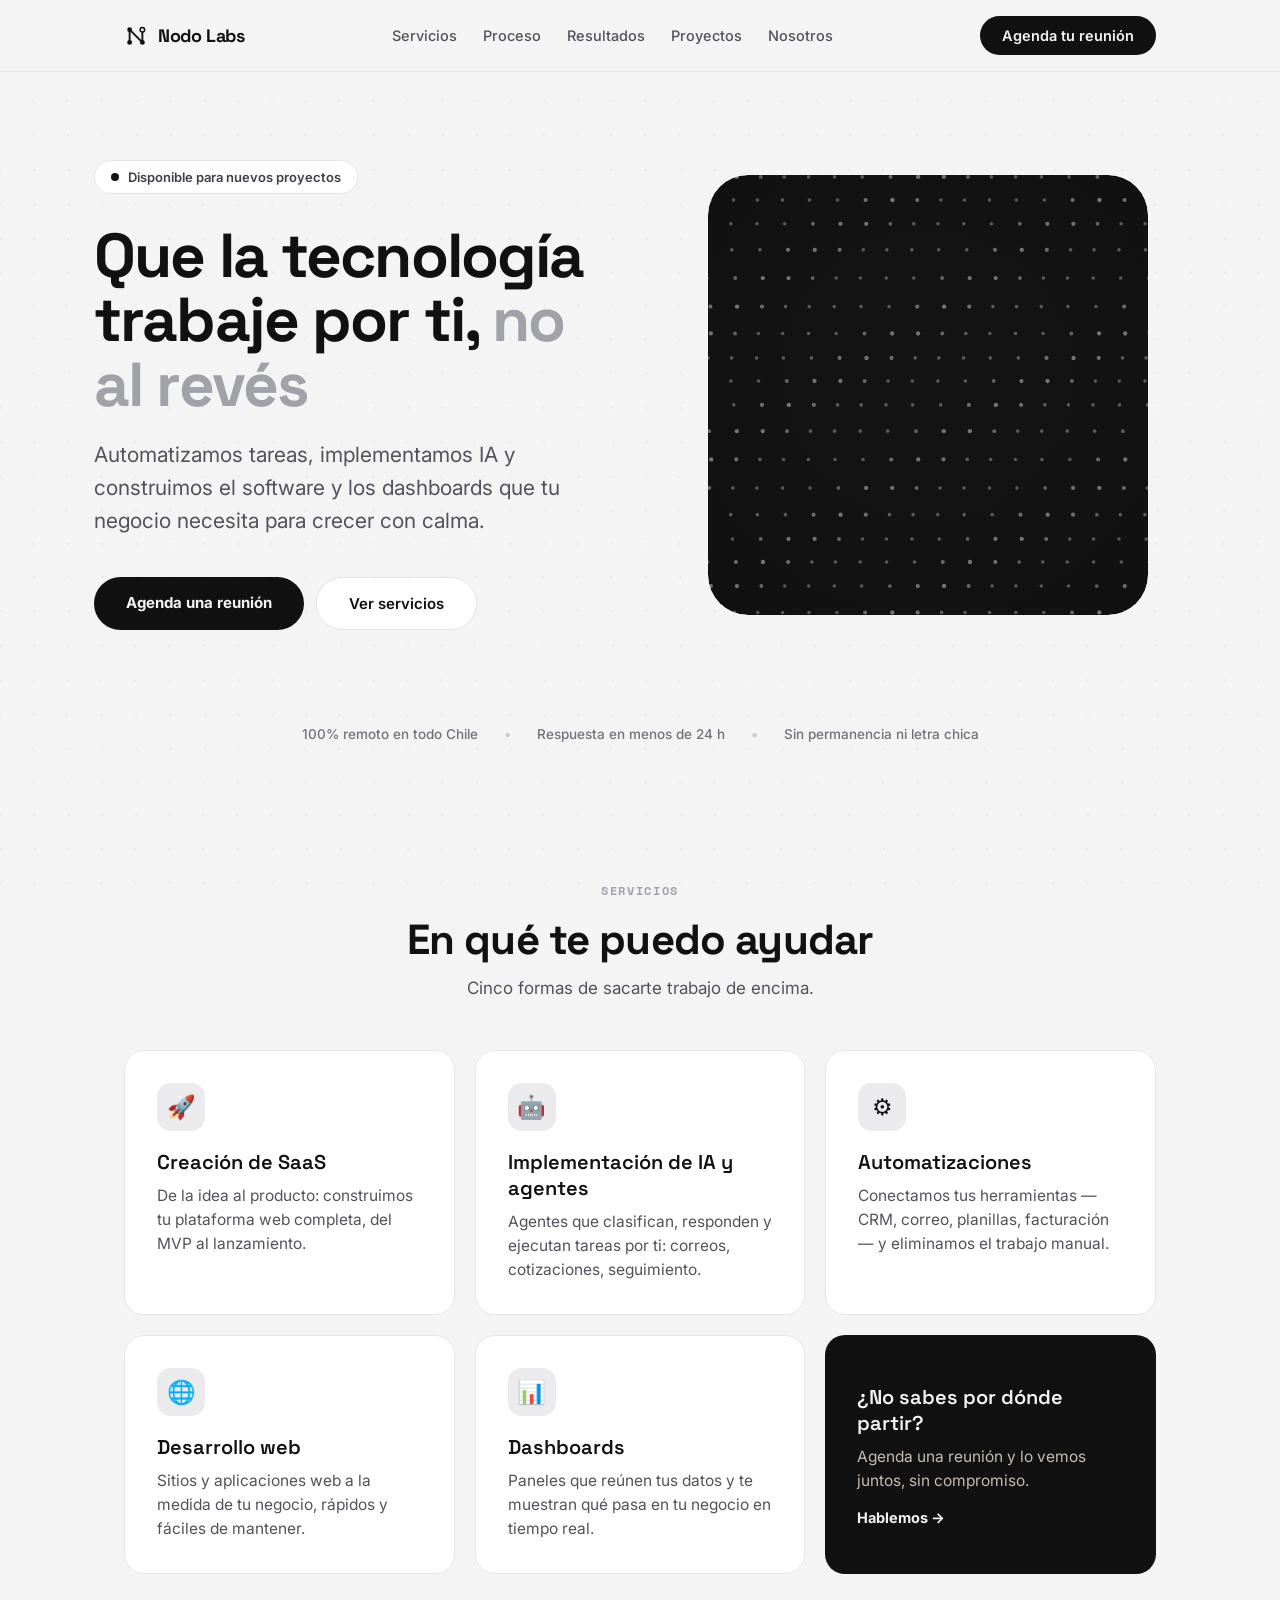
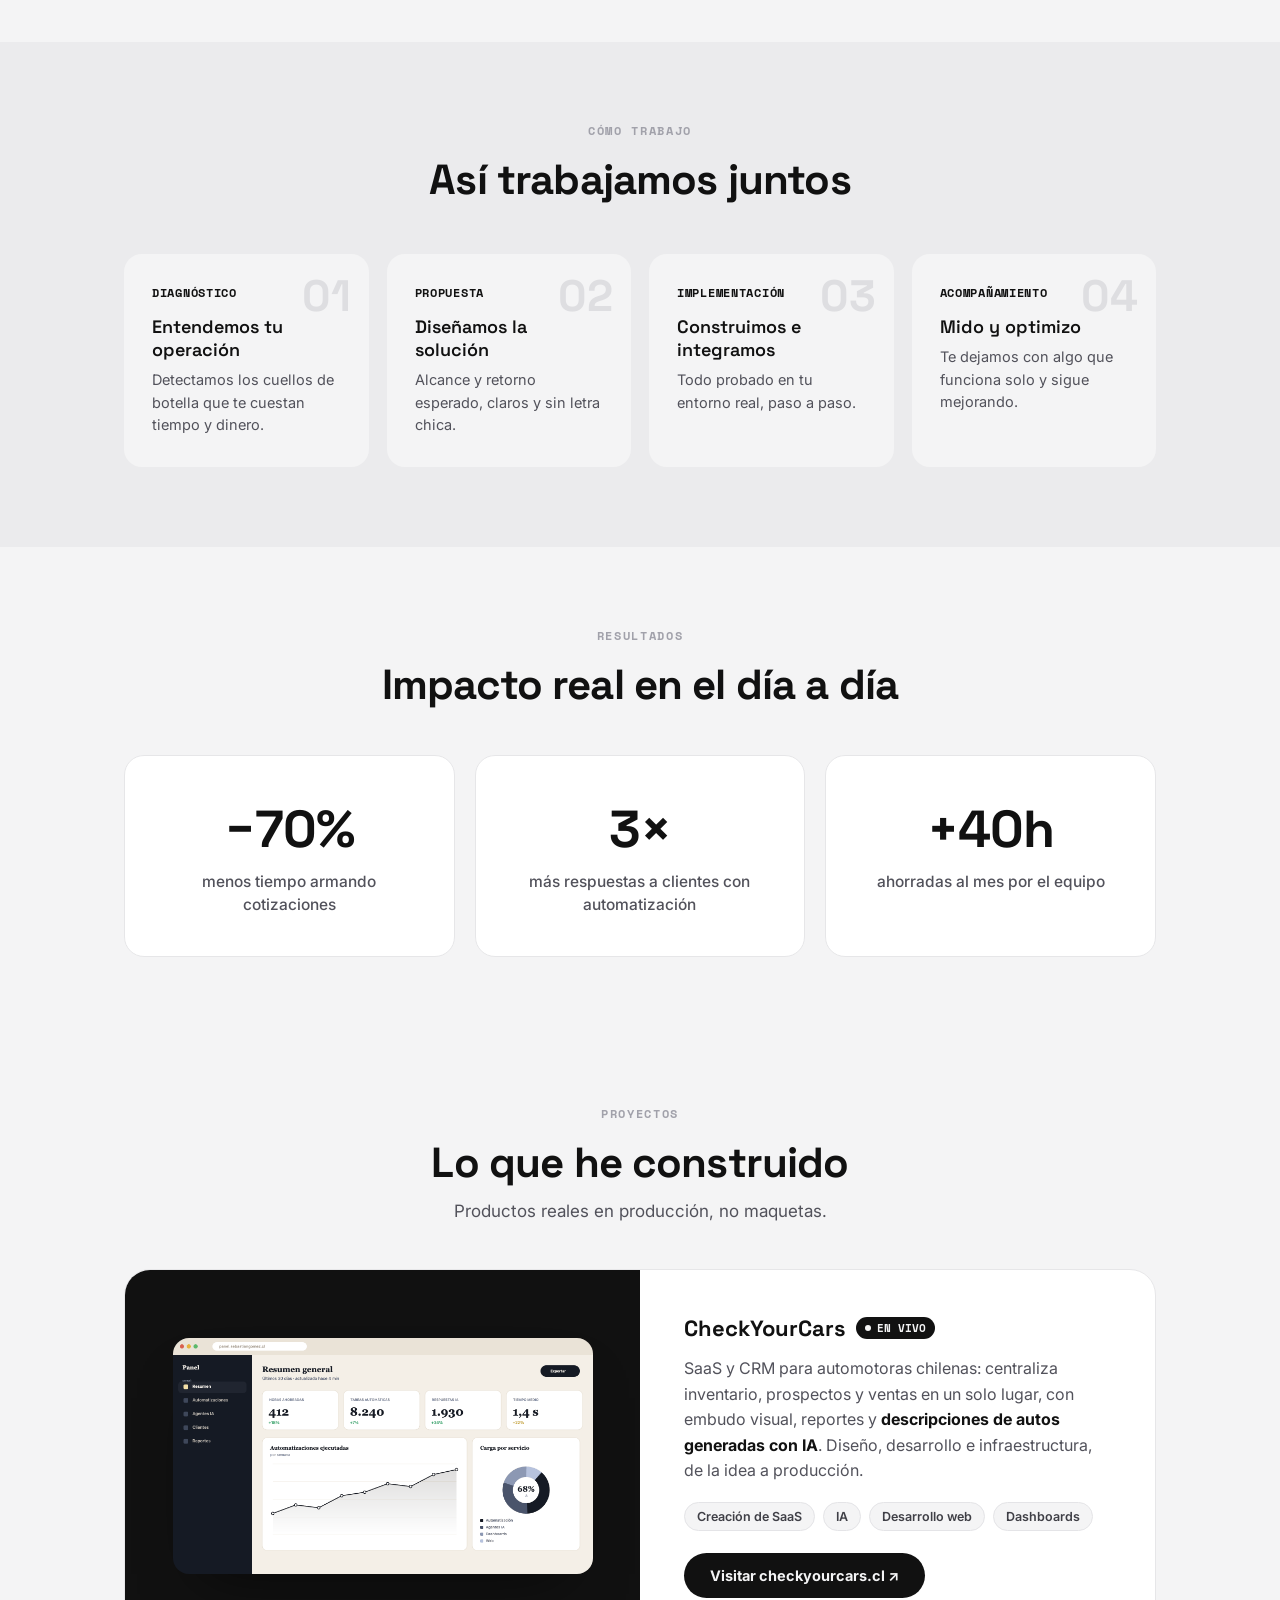
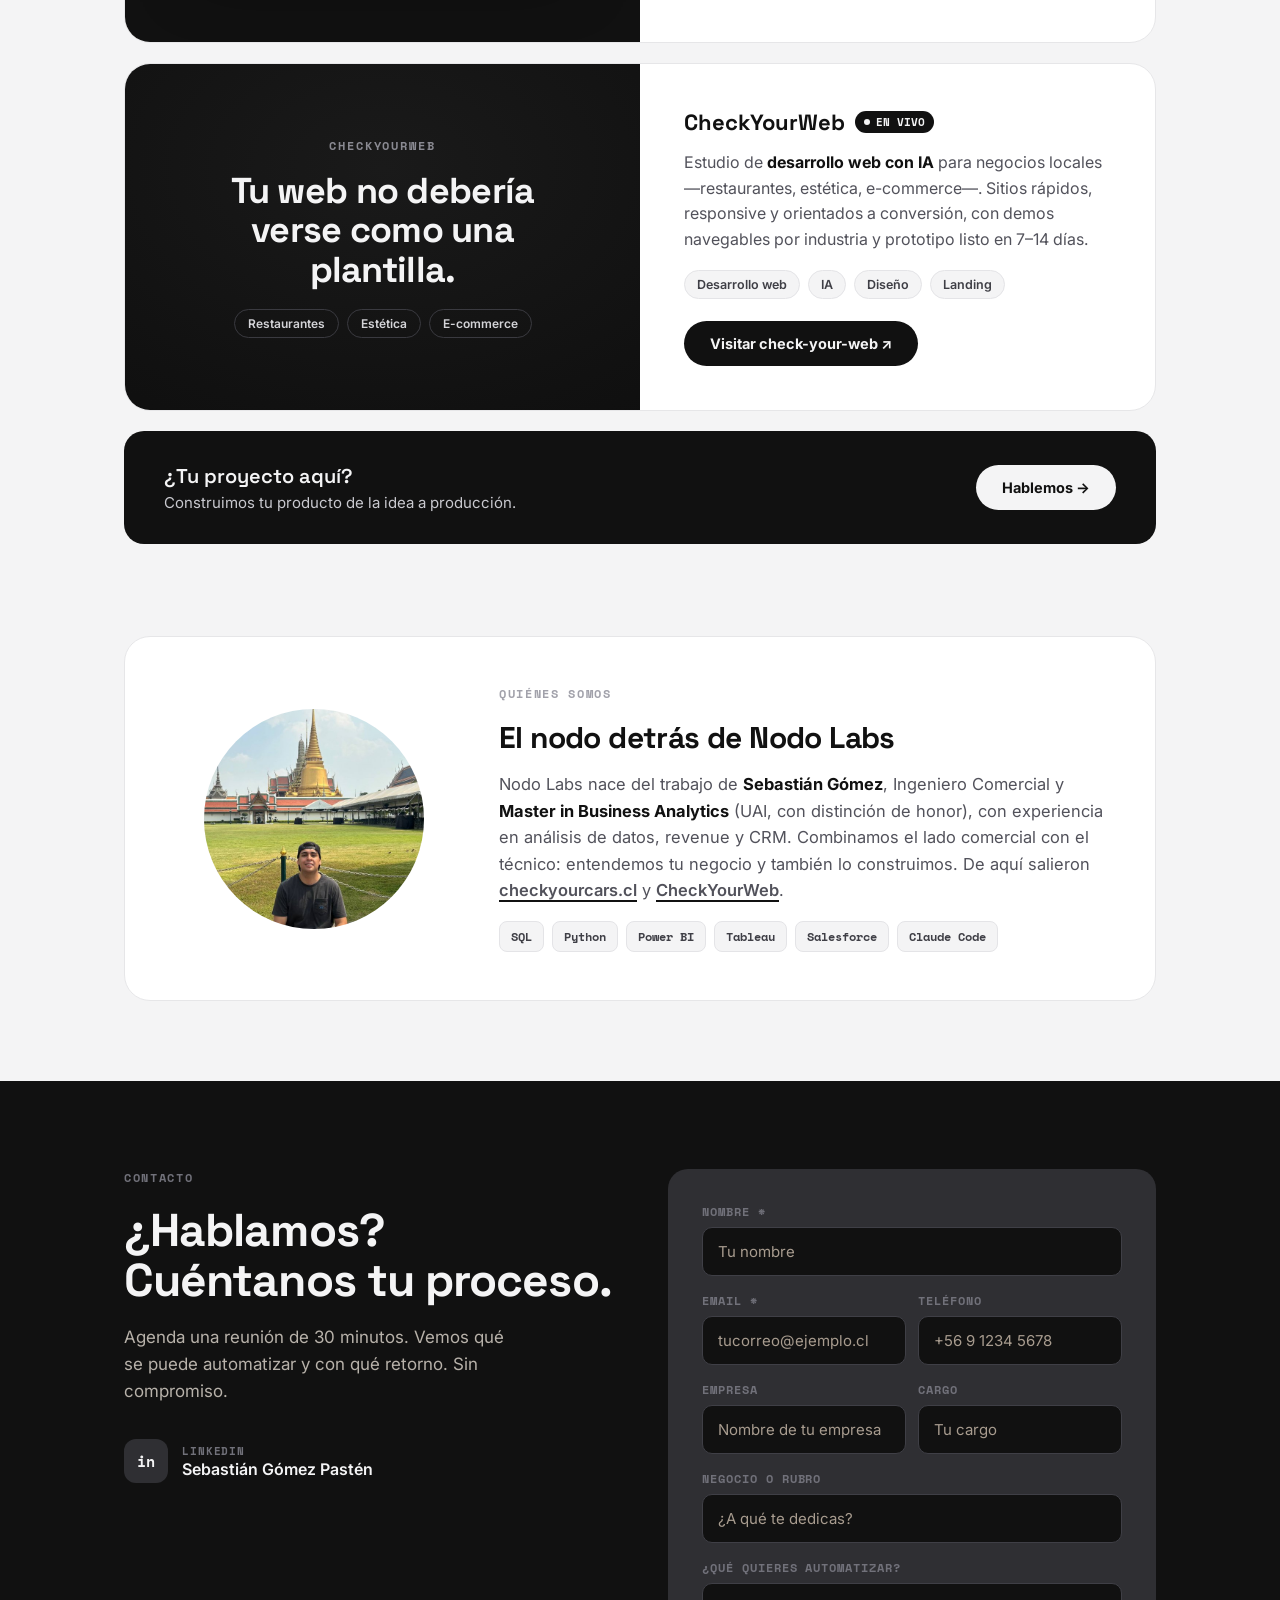
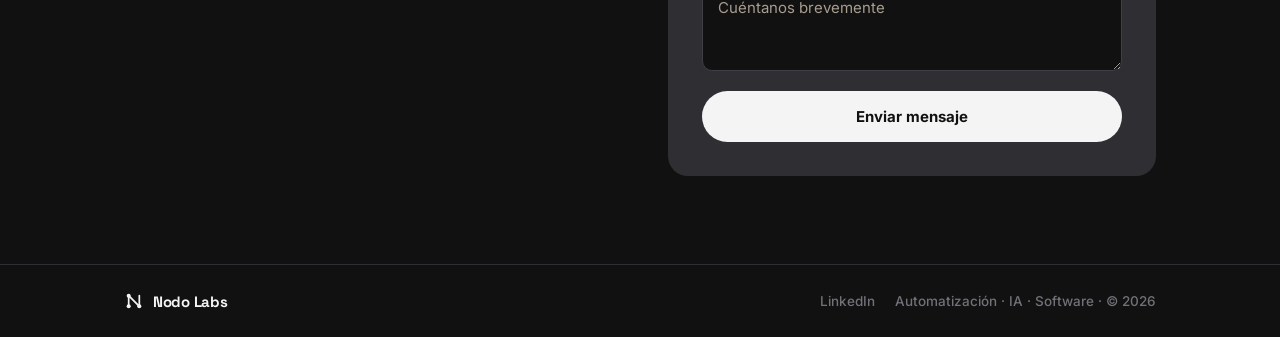
<file: index.html>
<!DOCTYPE html>
<html lang="es">
<head>
  <meta charset="utf-8">
  <meta name="viewport" content="width=device-width, initial-scale=1">
  <title>Nodo Labs — Automatización e inteligencia de datos para PYMEs</title>
  <meta name="description" content="Nodo Labs automatiza procesos, integra datos y construye software, dashboards e IA para PYMEs. 100% remoto en Chile.">
  <meta name="author" content="Nodo Labs">
  <meta name="theme-color" content="#111111">
  <link rel="canonical" href="https://sebastian-gomez-sigma.vercel.app/">
  <link rel="icon" href="data:image/svg+xml,%3Csvg xmlns='http://www.w3.org/2000/svg' viewBox='0 0 64 64'%3E%3Crect width='64' height='64' rx='14' fill='%23111111'/%3E%3Cg stroke='%23f4f4f5' stroke-width='7' stroke-linecap='round' fill='none'%3E%3Cpath d='M19 46V19'/%3E%3Cpath d='M19 19l26 26'/%3E%3Cpath d='M45 46V19'/%3E%3C/g%3E%3C/svg%3E">
  <!-- Open Graph -->
  <meta property="og:type" content="website">
  <meta property="og:locale" content="es_CL">
  <meta property="og:url" content="https://sebastian-gomez-sigma.vercel.app/">
  <meta property="og:site_name" content="Nodo Labs">
  <meta property="og:title" content="Nodo Labs — Automatización e inteligencia de datos para PYMEs">
  <meta property="og:description" content="Automatizamos procesos, integramos datos y construimos software, dashboards e IA para que tu negocio crezca con calma. 100% remoto en Chile.">
  <meta property="og:image" content="https://sebastian-gomez-sigma.vercel.app/og-image.jpg">
  <meta property="og:image:alt" content="Nodo Labs">
  <!-- Twitter -->
  <meta name="twitter:card" content="summary_large_image">
  <meta name="twitter:title" content="Nodo Labs — Automatización e inteligencia de datos para PYMEs">
  <meta name="twitter:description" content="Automatizamos procesos, integramos datos y construimos software, dashboards e IA para que tu negocio crezca con calma.">
  <meta name="twitter:image" content="https://sebastian-gomez-sigma.vercel.app/og-image.jpg">
  <link rel="preconnect" href="https://fonts.googleapis.com">
  <link rel="preconnect" href="https://fonts.gstatic.com" crossorigin>
  <link href="https://fonts.googleapis.com/css2?family=Space+Grotesk:wght@400;500;600;700&family=Inter:wght@400;500;600;700&family=Space+Mono:wght@400;700&display=swap" rel="stylesheet">
<style>
  *{box-sizing:border-box}
  html{scroll-behavior:smooth}
  body{margin:0;--brand:#111111;background:#f4f4f5;color:#111111;font-family:'Inter',system-ui,sans-serif;-webkit-font-smoothing:antialiased}
  a{color:inherit;text-decoration:none}
  input,textarea{font-family:inherit}
  input:focus,textarea:focus{outline:none;border-color:#71717a !important}
  ::placeholder{color:#a89c8f}
  @keyframes riseIn{from{opacity:0;transform:translateY(20px)}to{opacity:1;transform:none}}
  @keyframes pulseDot{0%,100%{box-shadow:0 0 0 0 rgba(17,17,17,.45)}70%{box-shadow:0 0 0 7px rgba(17,17,17,0)}}
</style>
</head>
<body>
<canvas id="bg-dots" style="position:fixed;inset:0;width:100%;height:100%;z-index:0;pointer-events:none"></canvas>
<div style="position:relative;z-index:1;width:100%;overflow-x:hidden">

  <!-- ===== NAV ===== -->
  <div style="position:sticky;top:0;z-index:50;background:rgba(244,244,245,.82);backdrop-filter:blur(12px);border-bottom:1px solid #e6e6e8">
    <div style="max-width:1120px;margin:0 auto;padding:16px clamp(20px,4vw,44px);display:flex;align-items:center;justify-content:space-between;gap:20px;flex-wrap:wrap">
      <a href="#top" style="font:700 18px 'Space Grotesk',sans-serif;letter-spacing:-.02em;display:flex;align-items:center;gap:10px"><svg width="24" height="24" viewBox="0 0 64 64" aria-hidden="true" style="flex:none"><g stroke="var(--brand)" stroke-width="5" stroke-linecap="round" fill="none"><path d="M15 49V15"/><path d="M15 15l34 34"/><path d="M49 49V15"/></g><circle cx="15" cy="49" r="6.5" fill="var(--brand)"/><circle cx="15" cy="15" r="6.5" fill="var(--brand)"/><circle cx="49" cy="49" r="6.5" fill="var(--brand)"/><circle cx="49" cy="15" r="6" fill="#f4f4f5" stroke="var(--brand)" stroke-width="4"/></svg>Nodo Labs</a>
      <div style="display:flex;gap:26px;align-items:center;font:500 14.5px 'Inter',sans-serif;color:#52525b;flex-wrap:wrap">
        <a href="#servicios" data-navlink="servicios" style="transition:color .2s" style-hover="color:#111111">Servicios</a>
        <a href="#proceso" data-navlink="proceso" style="transition:color .2s" style-hover="color:#111111">Proceso</a>
        <a href="#resultados" data-navlink="resultados" style="transition:color .2s" style-hover="color:#111111">Resultados</a>
        <a href="#proyectos" data-navlink="proyectos" style="transition:color .2s" style-hover="color:#111111">Proyectos</a>
        <a href="#sobre-mi" data-navlink="sobre-mi" style="transition:color .2s" style-hover="color:#111111">Nosotros</a>
      </div>
      <a href="#contacto" style="padding:11px 22px;background:var(--brand);color:#f4f4f5;border-radius:100px;font:600 14.5px 'Inter',sans-serif;transition:opacity .2s" style-hover="opacity:.85">Agenda tu reunión</a>
    </div>
  </div>

  <!-- ===== HERO ===== -->
  <div id="top" style="max-width:1180px;margin:0 auto;padding:clamp(44px,7vw,88px) clamp(20px,4vw,44px) clamp(32px,5vw,52px);display:grid;grid-template-columns:repeat(auto-fit,minmax(320px,1fr));gap:clamp(36px,5vw,60px);align-items:center">
    <div style="display:flex;flex-direction:column;align-items:flex-start;text-align:left">
      <div style="display:inline-flex;align-items:center;gap:9px;padding:8px 16px;background:#fff;border:1px solid #e4e4e7;color:#3f3f46;border-radius:100px;font:600 13px 'Inter',sans-serif;margin-bottom:clamp(22px,3vw,30px);animation:riseIn .6s both" id="hero-badge"><span style="width:8px;height:8px;border-radius:50%;background:#111111;display:inline-block;animation:pulseDot 2.4s infinite"></span>Disponible para nuevos proyectos</div>
      <h1 style="font:700 clamp(38px,6vw,62px)/1.04 'Space Grotesk',sans-serif;letter-spacing:-.03em;margin:0 0 22px;max-width:15ch;animation:riseIn .7s .06s both">Que la tecnología trabaje por ti, <span style="color:#a1a1aa">no al revés</span></h1>
      <p style="font:400 clamp(17px,2.2vw,21px)/1.55 'Inter',sans-serif;color:#52525b;max-width:520px;margin:0 0 clamp(28px,4vw,40px);animation:riseIn .7s .14s both">Automatizamos tareas, implementamos IA y construimos el software y los dashboards que tu negocio necesita para crecer con calma.</p>
      <div style="display:flex;gap:12px;flex-wrap:wrap;animation:riseIn .7s .22s both">
        <a href="#contacto" style="padding:16px 32px;background:var(--brand);color:#f4f4f5;border-radius:100px;font:700 15px 'Inter',sans-serif;transition:opacity .2s" style-hover="opacity:.85">Agenda una reunión</a>
        <a href="#servicios" style="padding:16px 32px;background:#fff;border:1px solid #e4e4e7;border-radius:100px;font:600 15px 'Inter',sans-serif;transition:border-color .2s" style-hover="border-color:#111111">Ver servicios</a>
      </div>
    </div>
    <div style="justify-self:center;width:100%;max-width:440px;animation:riseIn .8s .3s both">
      <div id="dotgrid-panel" style="position:relative;aspect-ratio:1;border-radius:40px;overflow:hidden;background:radial-gradient(120% 120% at 50% 45%,#141414 0%,#111111 55%,#0d0d0d 100%);cursor:crosshair;-webkit-mask-image:radial-gradient(135% 135% at 50% 50%,#000 55%,rgba(0,0,0,.45) 82%,transparent 100%);mask-image:radial-gradient(135% 135% at 50% 50%,#000 55%,rgba(0,0,0,.45) 82%,transparent 100%)">
        <canvas id="dotgrid" style="position:absolute;inset:0;width:100%;height:100%;display:block"></canvas>
      </div>
    </div>
  </div>

  <!-- ===== TRUST STRIP ===== -->
  <div id="trust-strip" style="max-width:1000px;margin:0 auto;padding:clamp(28px,4vw,44px) clamp(20px,4vw,44px) clamp(48px,7vw,72px)">
    <div style="display:flex;flex-wrap:wrap;justify-content:center;gap:10px 26px;font:500 13.5px 'Inter',sans-serif;color:#71717a">
      <span>100% remoto en todo Chile</span><span style="color:#d0c7b8">•</span><span>Respuesta en menos de 24 h</span><span style="color:#d0c7b8">•</span><span>Sin permanencia ni letra chica</span>
    </div>
  </div>

  <!-- ===== SERVICIOS ===== -->
  <div id="servicios" style="max-width:1120px;margin:0 auto;padding:clamp(40px,6vw,68px) clamp(20px,4vw,44px);scroll-margin-top:72px">
    <div data-reveal="0" style="text-align:center;margin-bottom:clamp(36px,5vw,52px)">
      <div style="font:700 12px 'Space Mono',monospace;letter-spacing:.14em;color:#a1a1aa;margin-bottom:14px">SERVICIOS</div>
      <h2 style="font:700 clamp(30px,4.5vw,42px) 'Space Grotesk',sans-serif;letter-spacing:-.02em;margin:0 0 12px">En qué te puedo ayudar</h2>
      <p style="font:400 17px 'Inter',sans-serif;color:#52525b;margin:0">Cinco formas de sacarte trabajo de encima.</p>
    </div>
    <div style="display:grid;grid-template-columns:repeat(auto-fit,minmax(280px,1fr));gap:20px">
      <div data-reveal="0" style="background:#fff;border-radius:20px;padding:32px;border:1px solid #e6e6e8;transition:transform .28s ease,box-shadow .28s ease,border-color .28s ease" style-hover="transform:translateY(-5px);box-shadow:0 22px 44px -26px rgba(36,31,26,.4);border-color:#d4d4d8"><div style="width:48px;height:48px;border-radius:14px;background:#ebebed;display:flex;align-items:center;justify-content:center;font-size:23px;margin-bottom:18px">🚀</div><h3 style="font:600 20px 'Space Grotesk',sans-serif;margin:0 0 9px">Creación de SaaS</h3><p style="font:400 15.5px/1.55 'Inter',sans-serif;color:#52525b;margin:0">De la idea al producto: construimos tu plataforma web completa, del MVP al lanzamiento.</p></div>
      <div data-reveal="0.06" style="background:#fff;border-radius:20px;padding:32px;border:1px solid #e6e6e8;transition:transform .28s ease,box-shadow .28s ease,border-color .28s ease" style-hover="transform:translateY(-5px);box-shadow:0 22px 44px -26px rgba(36,31,26,.4);border-color:#d4d4d8"><div style="width:48px;height:48px;border-radius:14px;background:#ebebed;display:flex;align-items:center;justify-content:center;font-size:23px;margin-bottom:18px">🤖</div><h3 style="font:600 20px 'Space Grotesk',sans-serif;margin:0 0 9px">Implementación de IA y agentes</h3><p style="font:400 15.5px/1.55 'Inter',sans-serif;color:#52525b;margin:0">Agentes que clasifican, responden y ejecutan tareas por ti: correos, cotizaciones, seguimiento.</p></div>
      <div data-reveal="0.12" style="background:#fff;border-radius:20px;padding:32px;border:1px solid #e6e6e8;transition:transform .28s ease,box-shadow .28s ease,border-color .28s ease" style-hover="transform:translateY(-5px);box-shadow:0 22px 44px -26px rgba(36,31,26,.4);border-color:#d4d4d8"><div style="width:48px;height:48px;border-radius:14px;background:#ebebed;display:flex;align-items:center;justify-content:center;font-size:23px;margin-bottom:18px">⚙️</div><h3 style="font:600 20px 'Space Grotesk',sans-serif;margin:0 0 9px">Automatizaciones</h3><p style="font:400 15.5px/1.55 'Inter',sans-serif;color:#52525b;margin:0">Conectamos tus herramientas —CRM, correo, planillas, facturación— y eliminamos el trabajo manual.</p></div>
      <div data-reveal="0" style="background:#fff;border-radius:20px;padding:32px;border:1px solid #e6e6e8;transition:transform .28s ease,box-shadow .28s ease,border-color .28s ease" style-hover="transform:translateY(-5px);box-shadow:0 22px 44px -26px rgba(36,31,26,.4);border-color:#d4d4d8"><div style="width:48px;height:48px;border-radius:14px;background:#ebebed;display:flex;align-items:center;justify-content:center;font-size:23px;margin-bottom:18px">🌐</div><h3 style="font:600 20px 'Space Grotesk',sans-serif;margin:0 0 9px">Desarrollo web</h3><p style="font:400 15.5px/1.55 'Inter',sans-serif;color:#52525b;margin:0">Sitios y aplicaciones web a la medida de tu negocio, rápidos y fáciles de mantener.</p></div>
      <div data-reveal="0.06" style="background:#fff;border-radius:20px;padding:32px;border:1px solid #e6e6e8;transition:transform .28s ease,box-shadow .28s ease,border-color .28s ease" style-hover="transform:translateY(-5px);box-shadow:0 22px 44px -26px rgba(36,31,26,.4);border-color:#d4d4d8"><div style="width:48px;height:48px;border-radius:14px;background:#ebebed;display:flex;align-items:center;justify-content:center;font-size:23px;margin-bottom:18px">📊</div><h3 style="font:600 20px 'Space Grotesk',sans-serif;margin:0 0 9px">Dashboards</h3><p style="font:400 15.5px/1.55 'Inter',sans-serif;color:#52525b;margin:0">Paneles que reúnen tus datos y te muestran qué pasa en tu negocio en tiempo real.</p></div>
      <div data-reveal="0.12" style="background:var(--brand);color:#f4f4f5;border-radius:20px;padding:32px;display:flex;flex-direction:column;justify-content:center"><h3 style="font:600 20px 'Space Grotesk',sans-serif;margin:0 0 9px">¿No sabes por dónde partir?</h3><p style="font:400 15.5px/1.55 'Inter',sans-serif;color:#c5bdb2;margin:0 0 16px">Agenda una reunión y lo vemos juntos, sin compromiso.</p><a href="#contacto" style="font:700 14.5px 'Inter',sans-serif;color:#f4f4f5;transition:opacity .2s" style-hover="opacity:.7">Hablemos →</a></div>
    </div>
  </div>

  <!-- ===== PROCESO ===== -->
  <div id="proceso" style="background:#ebebed;scroll-margin-top:60px">
    <div style="max-width:1120px;margin:0 auto;padding:clamp(48px,7vw,80px) clamp(20px,4vw,44px)">
      <div data-reveal="0" style="text-align:center;margin-bottom:clamp(36px,5vw,48px)">
        <div style="font:700 12px 'Space Mono',monospace;letter-spacing:.14em;color:#a1a1aa;margin-bottom:14px">CÓMO TRABAJO</div>
        <h2 style="font:700 clamp(30px,4.5vw,42px) 'Space Grotesk',sans-serif;letter-spacing:-.02em;margin:0">Así trabajamos juntos</h2>
      </div>
      <div style="display:grid;grid-template-columns:repeat(auto-fit,minmax(220px,1fr));gap:18px">
        <div data-reveal="0" style="position:relative;background:#f4f4f5;border-radius:18px;padding:30px 28px;overflow:hidden"><span style="position:absolute;top:14px;right:18px;font:700 44px 'Space Grotesk',sans-serif;color:#dedee1">01</span><div style="font:700 12px 'Space Mono',monospace;color:#111111;margin-bottom:14px;letter-spacing:.06em">DIAGNÓSTICO</div><h3 style="font:600 18px 'Space Grotesk',sans-serif;margin:0 0 8px">Entendemos tu operación</h3><p style="font:400 14.5px/1.55 'Inter',sans-serif;color:#52525b;margin:0">Detectamos los cuellos de botella que te cuestan tiempo y dinero.</p></div>
        <div data-reveal="0.06" style="position:relative;background:#f4f4f5;border-radius:18px;padding:30px 28px;overflow:hidden"><span style="position:absolute;top:14px;right:18px;font:700 44px 'Space Grotesk',sans-serif;color:#dedee1">02</span><div style="font:700 12px 'Space Mono',monospace;color:#111111;margin-bottom:14px;letter-spacing:.06em">PROPUESTA</div><h3 style="font:600 18px 'Space Grotesk',sans-serif;margin:0 0 8px">Diseñamos la solución</h3><p style="font:400 14.5px/1.55 'Inter',sans-serif;color:#52525b;margin:0">Alcance y retorno esperado, claros y sin letra chica.</p></div>
        <div data-reveal="0.12" style="position:relative;background:#f4f4f5;border-radius:18px;padding:30px 28px;overflow:hidden"><span style="position:absolute;top:14px;right:18px;font:700 44px 'Space Grotesk',sans-serif;color:#dedee1">03</span><div style="font:700 12px 'Space Mono',monospace;color:#111111;margin-bottom:14px;letter-spacing:.06em">IMPLEMENTACIÓN</div><h3 style="font:600 18px 'Space Grotesk',sans-serif;margin:0 0 8px">Construimos e integramos</h3><p style="font:400 14.5px/1.55 'Inter',sans-serif;color:#52525b;margin:0">Todo probado en tu entorno real, paso a paso.</p></div>
        <div data-reveal="0.18" style="position:relative;background:#f4f4f5;border-radius:18px;padding:30px 28px;overflow:hidden"><span style="position:absolute;top:14px;right:18px;font:700 44px 'Space Grotesk',sans-serif;color:#dedee1">04</span><div style="font:700 12px 'Space Mono',monospace;color:#111111;margin-bottom:14px;letter-spacing:.06em">ACOMPAÑAMIENTO</div><h3 style="font:600 18px 'Space Grotesk',sans-serif;margin:0 0 8px">Mido y optimizo</h3><p style="font:400 14.5px/1.55 'Inter',sans-serif;color:#52525b;margin:0">Te dejamos con algo que funciona solo y sigue mejorando.</p></div>
      </div>
    </div>
  </div>

  <!-- ===== RESULTADOS ===== -->
  <div id="resultados" style="max-width:1120px;margin:0 auto;padding:clamp(48px,7vw,80px) clamp(20px,4vw,44px);text-align:center;scroll-margin-top:72px">
    <div data-reveal="0">
      <div style="font:700 12px 'Space Mono',monospace;letter-spacing:.14em;color:#a1a1aa;margin-bottom:14px">RESULTADOS</div>
      <h2 style="font:700 clamp(30px,4.5vw,42px) 'Space Grotesk',sans-serif;letter-spacing:-.02em;margin:0 0 clamp(32px,5vw,44px)">Impacto real en el día a día</h2>
    </div>
    <div style="display:grid;grid-template-columns:repeat(auto-fit,minmax(240px,1fr));gap:20px">
      <div data-reveal="0" style="background:#fff;border-radius:20px;padding:40px 32px;border:1px solid #e6e6e8"><div style="font:700 clamp(40px,6vw,52px) 'Space Grotesk',sans-serif;color:#111111;margin-bottom:8px;letter-spacing:-.02em">−70%</div><p style="font:500 15.5px/1.5 'Inter',sans-serif;color:#52525b;margin:0">menos tiempo armando cotizaciones</p></div>
      <div data-reveal="0.08" style="background:#fff;border-radius:20px;padding:40px 32px;border:1px solid #e6e6e8"><div style="font:700 clamp(40px,6vw,52px) 'Space Grotesk',sans-serif;color:#111111;margin-bottom:8px;letter-spacing:-.02em">3×</div><p style="font:500 15.5px/1.5 'Inter',sans-serif;color:#52525b;margin:0">más respuestas a clientes con automatización</p></div>
      <div data-reveal="0.16" style="background:#fff;border-radius:20px;padding:40px 32px;border:1px solid #e6e6e8"><div style="font:700 clamp(40px,6vw,52px) 'Space Grotesk',sans-serif;color:#111111;margin-bottom:8px;letter-spacing:-.02em">+40h</div><p style="font:500 15.5px/1.5 'Inter',sans-serif;color:#52525b;margin:0">ahorradas al mes por el equipo</p></div>
    </div>
  </div>

  <!-- ===== PROYECTOS ===== -->
  <div id="proyectos" style="max-width:1120px;margin:0 auto;padding:clamp(40px,6vw,68px) clamp(20px,4vw,44px);scroll-margin-top:72px">
    <div data-reveal="0" style="text-align:center;margin-bottom:clamp(32px,5vw,48px)">
      <div style="font:700 12px 'Space Mono',monospace;letter-spacing:.14em;color:#a1a1aa;margin-bottom:14px">PROYECTOS</div>
      <h2 style="font:700 clamp(30px,4.5vw,42px) 'Space Grotesk',sans-serif;letter-spacing:-.02em;margin:0 0 12px">Lo que he construido</h2>
      <p style="font:400 17px 'Inter',sans-serif;color:#52525b;margin:0">Productos reales en producción, no maquetas.</p>
    </div>

    <!-- Feature: CheckYourCars -->
    <div data-reveal="0" style="background:#fff;border:1px solid #e6e6e8;border-radius:26px;overflow:hidden;display:grid;grid-template-columns:repeat(auto-fit,minmax(300px,1fr))">
      <div style="position:relative;min-height:280px;background:#111111;display:flex;align-items:center;justify-content:center;padding:36px">
        <img src="checkyourcars.png" alt="CheckYourCars" loading="lazy" style="width:100%;max-width:420px;height:auto;border-radius:16px;box-shadow:0 30px 60px -30px rgba(0,0,0,.6)">
      </div>
      <div style="padding:clamp(28px,4vw,44px);display:flex;flex-direction:column;justify-content:center">
        <div style="display:flex;align-items:center;gap:10px;margin-bottom:14px">
          <span style="font:700 22px 'Space Grotesk',sans-serif">CheckYourCars</span>
          <span style="font:600 11px 'Space Mono',monospace;color:#f4f4f5;background:#111111;padding:3px 9px;border-radius:100px;display:inline-flex;align-items:center;gap:6px"><span style="width:6px;height:6px;border-radius:50%;background:#f4f4f5;display:inline-block;animation:pulseDot 2.4s infinite"></span>EN VIVO</span>
        </div>
        <p style="font:400 16px/1.6 'Inter',sans-serif;color:#52525b;margin:0 0 18px">SaaS y CRM para automotoras chilenas: centraliza inventario, prospectos y ventas en un solo lugar, con embudo visual, reportes y <strong style="color:#111">descripciones de autos generadas con IA</strong>. Diseño, desarrollo e infraestructura, de la idea a producción.</p>
        <div style="display:flex;flex-wrap:wrap;gap:8px;margin-bottom:22px">
          <span style="font:600 12.5px 'Inter',sans-serif;color:#3f3f46;background:#f4f4f5;border:1px solid #e4e4e7;padding:6px 12px;border-radius:100px">Creación de SaaS</span>
          <span style="font:600 12.5px 'Inter',sans-serif;color:#3f3f46;background:#f4f4f5;border:1px solid #e4e4e7;padding:6px 12px;border-radius:100px">IA</span>
          <span style="font:600 12.5px 'Inter',sans-serif;color:#3f3f46;background:#f4f4f5;border:1px solid #e4e4e7;padding:6px 12px;border-radius:100px">Desarrollo web</span>
          <span style="font:600 12.5px 'Inter',sans-serif;color:#3f3f46;background:#f4f4f5;border:1px solid #e4e4e7;padding:6px 12px;border-radius:100px">Dashboards</span>
        </div>
        <a href="https://www.checkyourcars.cl" target="_blank" rel="noopener" style="align-self:flex-start;padding:14px 26px;background:var(--brand);color:#f4f4f5;border-radius:100px;font:700 14.5px 'Inter',sans-serif;transition:opacity .2s" style-hover="opacity:.85">Visitar checkyourcars.cl ↗</a>
      </div>
    </div>

    <!-- Feature: CheckYourWeb -->
    <div data-reveal="0" style="background:#fff;border:1px solid #e6e6e8;border-radius:26px;overflow:hidden;display:grid;grid-template-columns:repeat(auto-fit,minmax(300px,1fr));margin-top:20px">
      <div style="padding:clamp(28px,4vw,44px);display:flex;flex-direction:column;justify-content:center;order:2">
        <div style="display:flex;align-items:center;gap:10px;margin-bottom:14px">
          <span style="font:700 22px 'Space Grotesk',sans-serif">CheckYourWeb</span>
          <span style="font:600 11px 'Space Mono',monospace;color:#f4f4f5;background:#111111;padding:3px 9px;border-radius:100px;display:inline-flex;align-items:center;gap:6px"><span style="width:6px;height:6px;border-radius:50%;background:#f4f4f5;display:inline-block;animation:pulseDot 2.4s infinite"></span>EN VIVO</span>
        </div>
        <p style="font:400 16px/1.6 'Inter',sans-serif;color:#52525b;margin:0 0 18px">Estudio de <strong style="color:#111">desarrollo web con IA</strong> para negocios locales —restaurantes, estética, e-commerce—. Sitios rápidos, responsive y orientados a conversión, con demos navegables por industria y prototipo listo en 7–14 días.</p>
        <div style="display:flex;flex-wrap:wrap;gap:8px;margin-bottom:22px">
          <span style="font:600 12.5px 'Inter',sans-serif;color:#3f3f46;background:#f4f4f5;border:1px solid #e4e4e7;padding:6px 12px;border-radius:100px">Desarrollo web</span>
          <span style="font:600 12.5px 'Inter',sans-serif;color:#3f3f46;background:#f4f4f5;border:1px solid #e4e4e7;padding:6px 12px;border-radius:100px">IA</span>
          <span style="font:600 12.5px 'Inter',sans-serif;color:#3f3f46;background:#f4f4f5;border:1px solid #e4e4e7;padding:6px 12px;border-radius:100px">Diseño</span>
          <span style="font:600 12.5px 'Inter',sans-serif;color:#3f3f46;background:#f4f4f5;border:1px solid #e4e4e7;padding:6px 12px;border-radius:100px">Landing</span>
        </div>
        <a href="https://check-your-web.vercel.app/" target="_blank" rel="noopener" style="align-self:flex-start;padding:14px 26px;background:var(--brand);color:#f4f4f5;border-radius:100px;font:700 14.5px 'Inter',sans-serif;transition:opacity .2s" style-hover="opacity:.85">Visitar check-your-web ↗</a>
      </div>
      <div style="order:1;min-height:280px;background:radial-gradient(120% 120% at 50% 30%,#1a1a1a 0%,#111111 60%,#0c0c0c 100%);color:#f4f4f5;display:flex;flex-direction:column;justify-content:center;align-items:center;text-align:center;padding:44px 32px;gap:18px">
        <div style="font:700 12px 'Space Mono',monospace;letter-spacing:.16em;color:#8a8a92">CHECKYOURWEB</div>
        <div style="font:700 clamp(26px,3.4vw,36px)/1.1 'Space Grotesk',sans-serif;letter-spacing:-.02em;max-width:14ch">Tu web no debería verse como una plantilla.</div>
        <div style="display:flex;flex-wrap:wrap;gap:8px;justify-content:center">
          <span style="font:600 12px 'Inter',sans-serif;color:#d4d4d8;border:1px solid #3a3a40;padding:6px 13px;border-radius:100px">Restaurantes</span>
          <span style="font:600 12px 'Inter',sans-serif;color:#d4d4d8;border:1px solid #3a3a40;padding:6px 13px;border-radius:100px">Estética</span>
          <span style="font:600 12px 'Inter',sans-serif;color:#d4d4d8;border:1px solid #3a3a40;padding:6px 13px;border-radius:100px">E-commerce</span>
        </div>
      </div>
    </div>

    <!-- CTA -->
    <div data-reveal="0" style="background:#111111;color:#f4f4f5;border-radius:20px;padding:clamp(24px,3vw,32px) clamp(28px,4vw,40px);margin-top:20px;display:flex;flex-wrap:wrap;gap:16px 24px;align-items:center;justify-content:space-between">
      <div><h3 style="font:600 20px 'Space Grotesk',sans-serif;margin:0 0 4px">¿Tu proyecto aquí?</h3><p style="font:400 15px 'Inter',sans-serif;color:#c9c9cf;margin:0">Construimos tu producto de la idea a producción.</p></div>
      <a href="#contacto" style="padding:14px 26px;background:#f4f4f5;color:#111111;border-radius:100px;font:700 14.5px 'Inter',sans-serif;transition:opacity .2s" style-hover="opacity:.85">Hablemos →</a>
    </div>
  </div>

  <!-- ===== SOBRE MÍ ===== -->
  <div id="sobre-mi" style="max-width:1120px;margin:0 auto;padding:clamp(12px,2vw,24px) clamp(20px,4vw,44px) clamp(56px,8vw,80px);scroll-margin-top:72px">
    <div data-reveal="0" style="background:#fff;border-radius:26px;border:1px solid #e6e6e8;padding:clamp(28px,4vw,48px);display:grid;grid-template-columns:repeat(auto-fit,minmax(200px,1fr));gap:clamp(28px,4vw,44px);align-items:center">
      <div style="max-width:220px;width:100%;justify-self:center"><div style="aspect-ratio:1;border-radius:50%;overflow:hidden"><img src="profile.jpg" alt="Sebastian Gomez" style="width:100%;height:100%;object-fit:cover;display:block"></div></div>
      <div style="grid-column:span 2;min-width:min(100%,320px)">
        <div style="font:700 12px 'Space Mono',monospace;letter-spacing:.14em;color:#a1a1aa;margin-bottom:16px">QUIÉNES SOMOS</div>
        <h2 style="font:700 clamp(24px,3.5vw,30px) 'Space Grotesk',sans-serif;letter-spacing:-.02em;margin:0 0 14px">El nodo detrás de Nodo Labs</h2>
        <p style="font:400 16.5px/1.6 'Inter',sans-serif;color:#52525b;margin:0 0 18px">Nodo Labs nace del trabajo de <strong style="color:#111">Sebastián Gómez</strong>, Ingeniero Comercial y <strong style="color:#111">Master in Business Analytics</strong> (UAI, con distinción de honor), con experiencia en análisis de datos, revenue y CRM. Combinamos el lado comercial con el técnico: entendemos tu negocio y también lo construimos. De aquí salieron <a href="https://www.checkyourcars.cl" target="_blank" rel="noopener" style="font-weight:600;border-bottom:2px solid #111111;transition:opacity .2s" style-hover="opacity:.6">checkyourcars.cl</a> y <a href="https://check-your-web.vercel.app/" target="_blank" rel="noopener" style="font-weight:600;border-bottom:2px solid #111111;transition:opacity .2s" style-hover="opacity:.6">CheckYourWeb</a>.</p>
        <div style="display:flex;flex-wrap:wrap;gap:8px">
          <span style="font:600 12px 'Space Mono',monospace;color:#3f3f46;background:#f4f4f5;border:1px solid #e4e4e7;padding:6px 11px;border-radius:8px">SQL</span>
          <span style="font:600 12px 'Space Mono',monospace;color:#3f3f46;background:#f4f4f5;border:1px solid #e4e4e7;padding:6px 11px;border-radius:8px">Python</span>
          <span style="font:600 12px 'Space Mono',monospace;color:#3f3f46;background:#f4f4f5;border:1px solid #e4e4e7;padding:6px 11px;border-radius:8px">Power BI</span>
          <span style="font:600 12px 'Space Mono',monospace;color:#3f3f46;background:#f4f4f5;border:1px solid #e4e4e7;padding:6px 11px;border-radius:8px">Tableau</span>
          <span style="font:600 12px 'Space Mono',monospace;color:#3f3f46;background:#f4f4f5;border:1px solid #e4e4e7;padding:6px 11px;border-radius:8px">Salesforce</span>
          <span style="font:600 12px 'Space Mono',monospace;color:#3f3f46;background:#f4f4f5;border:1px solid #e4e4e7;padding:6px 11px;border-radius:8px">Claude Code</span>
        </div>
      </div>
    </div>
  </div>

  <!-- ===== CONTACTO ===== -->
  <div id="contacto" style="background:var(--brand);color:#f4f4f5;scroll-margin-top:60px">
    <div style="max-width:1120px;margin:0 auto;padding:clamp(56px,8vw,88px) clamp(20px,4vw,44px);display:grid;grid-template-columns:repeat(auto-fit,minmax(300px,1fr));gap:clamp(36px,5vw,56px);align-items:start">
      <div data-reveal="0">
        <div style="font:700 12px 'Space Mono',monospace;letter-spacing:.14em;color:#71717a;margin-bottom:20px">CONTACTO</div>
        <h2 style="font:700 clamp(32px,5vw,46px)/1.08 'Space Grotesk',sans-serif;letter-spacing:-.02em;margin:0 0 18px">¿Hablamos?<br>Cuéntanos tu proceso.</h2>
        <p style="font:400 17px/1.6 'Inter',sans-serif;color:#b8b2aa;margin:0 0 34px;max-width:400px">Agenda una reunión de 30 minutos. Vemos qué se puede automatizar y con qué retorno. Sin compromiso.</p>
        <div style="display:flex;flex-direction:column;gap:18px">
          <a href="https://www.linkedin.com/in/sebastián-gonzalo-gómez-pastén/" target="_blank" rel="noopener" style="display:flex;align-items:center;gap:14px;transition:opacity .2s" style-hover="opacity:.7"><span style="width:44px;height:44px;border-radius:12px;background:#2f2f33;display:flex;align-items:center;justify-content:center;font:700 15px 'Space Mono',monospace">in</span><span><span style="display:block;font:700 11px 'Space Mono',monospace;color:#71717a;letter-spacing:.08em">LINKEDIN</span><span style="font:600 16px 'Inter',sans-serif">Sebastián Gómez Pastén</span></span></a>
        </div>
      </div>

      <form id="lead-form" data-reveal="0.08" novalidate style="background:#2f2f33;border-radius:20px;padding:clamp(24px,3vw,34px);display:flex;flex-direction:column;gap:16px">
        <div style="display:flex;flex-direction:column;gap:7px"><label style="font:700 12px 'Space Mono',monospace;color:#71717a;text-transform:uppercase;letter-spacing:.08em">Nombre *</label><input id="f-nombre" name="nombre" required autocomplete="name" placeholder="Tu nombre" style="width:100%;box-sizing:border-box;background:#111111;border:1px solid #3f3f46;border-radius:10px;padding:14px 15px;font-size:15px;color:#f4f4f5;transition:border-color .2s"></div>
        <div style="display:grid;grid-template-columns:repeat(auto-fit,minmax(150px,1fr));gap:12px">
          <div style="display:flex;flex-direction:column;gap:7px"><label style="font:700 12px 'Space Mono',monospace;color:#71717a;text-transform:uppercase;letter-spacing:.08em">Email *</label><input id="f-email" name="email" type="email" required autocomplete="email" placeholder="tucorreo@ejemplo.cl" style="width:100%;box-sizing:border-box;background:#111111;border:1px solid #3f3f46;border-radius:10px;padding:14px 15px;font-size:15px;color:#f4f4f5;transition:border-color .2s"></div>
          <div style="display:flex;flex-direction:column;gap:7px"><label style="font:700 12px 'Space Mono',monospace;color:#71717a;text-transform:uppercase;letter-spacing:.08em">Teléfono</label><input id="f-telefono" name="telefono" type="tel" autocomplete="tel" placeholder="+56 9 1234 5678" style="width:100%;box-sizing:border-box;background:#111111;border:1px solid #3f3f46;border-radius:10px;padding:14px 15px;font-size:15px;color:#f4f4f5;transition:border-color .2s"></div>
        </div>
        <div style="display:grid;grid-template-columns:repeat(auto-fit,minmax(150px,1fr));gap:12px">
          <div style="display:flex;flex-direction:column;gap:7px"><label style="font:700 12px 'Space Mono',monospace;color:#71717a;text-transform:uppercase;letter-spacing:.08em">Empresa</label><input id="f-empresa" name="empresa" autocomplete="organization" placeholder="Nombre de tu empresa" style="width:100%;box-sizing:border-box;background:#111111;border:1px solid #3f3f46;border-radius:10px;padding:14px 15px;font-size:15px;color:#f4f4f5;transition:border-color .2s"></div>
          <div style="display:flex;flex-direction:column;gap:7px"><label style="font:700 12px 'Space Mono',monospace;color:#71717a;text-transform:uppercase;letter-spacing:.08em">Cargo</label><input id="f-cargo" name="cargo" autocomplete="organization-title" placeholder="Tu cargo" style="width:100%;box-sizing:border-box;background:#111111;border:1px solid #3f3f46;border-radius:10px;padding:14px 15px;font-size:15px;color:#f4f4f5;transition:border-color .2s"></div>
        </div>
        <div style="display:flex;flex-direction:column;gap:7px"><label style="font:700 12px 'Space Mono',monospace;color:#71717a;text-transform:uppercase;letter-spacing:.08em">Negocio o rubro</label><input id="f-negocio" name="negocio" placeholder="¿A qué te dedicas?" style="width:100%;box-sizing:border-box;background:#111111;border:1px solid #3f3f46;border-radius:10px;padding:14px 15px;font-size:15px;color:#f4f4f5;transition:border-color .2s"></div>
        <div style="display:flex;flex-direction:column;gap:7px"><label style="font:700 12px 'Space Mono',monospace;color:#71717a;text-transform:uppercase;letter-spacing:.08em">¿Qué quieres automatizar?</label><textarea id="f-mensaje" name="mensaje" placeholder="Cuéntanos brevemente" rows="3" style="width:100%;box-sizing:border-box;background:#111111;border:1px solid #3f3f46;border-radius:10px;padding:14px 15px;font-size:15px;color:#f4f4f5;resize:vertical;min-height:88px;transition:border-color .2s"></textarea></div>
        <input id="f-website" name="website" tabindex="-1" autocomplete="off" aria-hidden="true" style="position:absolute;left:-9999px;opacity:0;height:0;width:0;pointer-events:none">
        <button id="f-enviar" type="submit" style="margin-top:4px;padding:16px;background:#f4f4f5;color:#111111;border:none;border-radius:100px;font:700 15px 'Inter',sans-serif;cursor:pointer;display:flex;align-items:center;justify-content:center;gap:8px;transition:opacity .2s" style-hover="opacity:.85">Enviar mensaje</button>
        <p id="f-status" role="status" aria-live="polite" style="display:none;font:600 13.5px/1.5 'Inter',sans-serif;text-align:center;margin:0"></p>
      </form>
    </div>

    <div style="border-top:1px solid #2f2f33">
      <div style="max-width:1120px;margin:0 auto;padding:26px clamp(20px,4vw,44px);display:flex;justify-content:space-between;align-items:center;gap:16px;flex-wrap:wrap;font:500 13.5px 'Inter',sans-serif;color:#71717a">
        <span style="display:flex;align-items:center;gap:9px;font:700 15px 'Space Grotesk',sans-serif;letter-spacing:-.02em;color:#f4f4f5"><svg width="20" height="20" viewBox="0 0 64 64" aria-hidden="true" style="flex:none"><g stroke="#f4f4f5" stroke-width="5.5" stroke-linecap="round" fill="none"><path d="M15 49V15"/><path d="M15 15l34 34"/><path d="M49 49V15"/></g><circle cx="15" cy="49" r="6.5" fill="#f4f4f5"/><circle cx="15" cy="15" r="6.5" fill="#f4f4f5"/><circle cx="49" cy="49" r="6.5" fill="#f4f4f5"/></svg>Nodo Labs</span>
        <div style="display:flex;align-items:center;gap:20px;flex-wrap:wrap">
          <a href="https://www.linkedin.com/in/sebastián-gonzalo-gómez-pastén/" target="_blank" rel="noopener" style="transition:color .2s" style-hover="color:#f4f4f5">LinkedIn</a>
          <span>Automatización · IA · Software · © 2026</span>
        </div>
      </div>
    </div>
  </div>

</div>
<script>
(function () {
  // ===== hover effects (replaces DClogic style-hover attribute) =====
  document.querySelectorAll('[style-hover]').forEach(function (el) {
    var hover = el.getAttribute('style-hover');
    var saved = null;
    el.addEventListener('mouseenter', function () { saved = el.getAttribute('style'); el.setAttribute('style', (saved || '') + ';' + hover); });
    el.addEventListener('mouseleave', function () { if (saved !== null) el.setAttribute('style', saved); });
  });

  // ===== contact form -> CRM + correo (Resend v\u00eda Edge Function) =====
  var form = document.getElementById('lead-form');
  var statusEl = document.getElementById('f-status');
  var sendBtn = document.getElementById('f-enviar');
  function setStatus(msg, ok) {
    if (!statusEl) return;
    statusEl.textContent = msg;
    statusEl.style.color = ok ? '#4ade80' : '#f87171';
    statusEl.style.display = 'block';
  }
  if (form) form.addEventListener('submit', function (ev) {
    ev.preventDefault();
    var v = function (id) { var e = document.getElementById(id); return e ? e.value.trim() : ''; };
    var nombre = v('f-nombre'), email = v('f-email');
    if (!nombre) { setStatus('Escribe tu nombre.', false); return; }
    if (!/^[^\s@]+@[^\s@]+\.[^\s@]+$/.test(email)) { setStatus('Escribe un correo v\u00e1lido.', false); return; }
    var original = sendBtn.textContent;
    sendBtn.disabled = true; sendBtn.textContent = 'Enviando\u2026'; sendBtn.style.opacity = '.7';
    fetch('https://rayvimywyqjnzzmbagpv.supabase.co/functions/v1/nuevo-lead', {
      method: 'POST',
      headers: { 'Content-Type': 'application/json' },
      body: JSON.stringify({
        nombre: nombre, email: email, telefono: v('f-telefono'),
        empresa: v('f-empresa'), cargo: v('f-cargo'),
        negocio: v('f-negocio'), mensaje: v('f-mensaje'), website: v('f-website')
      })
    }).then(function (r) {
      if (!r.ok) throw new Error('bad status');
      form.reset();
      setStatus('\u00a1Gracias! Recib\u00ed tu mensaje y te contactar\u00e9 pronto.', true);
    }).catch(function () {
      setStatus('No se pudo enviar. Intenta de nuevo o escr\u00edbeme por LinkedIn.', false);
    }).then(function () {
      sendBtn.disabled = false; sendBtn.textContent = original; sendBtn.style.opacity = '';
    });
  });

  // ===== scroll reveal =====
  var reveal = [].slice.call(document.querySelectorAll('[data-reveal]'));
  if ('IntersectionObserver' in window && reveal.length) {
    reveal.forEach(function (el) {
      el.style.opacity = '0';
      el.style.transform = 'translateY(22px)';
      el.style.transition = 'opacity .75s cubic-bezier(.2,.7,.2,1), transform .75s cubic-bezier(.2,.7,.2,1)';
    });
    var show = function (el) {
      el.style.transitionDelay = (parseFloat(el.dataset.reveal) || 0) + 's';
      el.style.opacity = '1'; el.style.transform = 'none';
    };
    var io = new IntersectionObserver(function (entries) {
      entries.forEach(function (e) { if (e.isIntersecting) { show(e.target); io.unobserve(e.target); } });
    }, { threshold: 0.14, rootMargin: '0px 0px -6% 0px' });
    reveal.forEach(function (el) { io.observe(el); });
    setTimeout(function () { reveal.forEach(function (el) { if (el.style.opacity === '0') show(el); }); }, 2800);
  }

  // ===== active nav link highlight =====
  var links = {};
  document.querySelectorAll('[data-navlink]').forEach(function (a) { links[a.dataset.navlink] = a; });
  if ('IntersectionObserver' in window) {
    var secObs = new IntersectionObserver(function (entries) {
      entries.forEach(function (e) {
        if (e.isIntersecting) {
          Object.keys(links).forEach(function (k) { links[k].style.color = ''; links[k].style.fontWeight = '500'; });
          var a = links[e.target.id];
          if (a) { a.style.color = '#111111'; a.style.fontWeight = '700'; }
        }
      });
    }, { threshold: 0.001, rootMargin: '-45% 0px -50% 0px' });
    ['servicios', 'proceso', 'resultados', 'proyectos', 'sobre-mi', 'contacto'].forEach(function (id) {
      var s = document.getElementById(id); if (s) secObs.observe(s);
    });
  }

  // ===== interactive dot grid (hero panel) =====
  function dotGrid(cvsId, panelId, opts) {
    var cvs = document.getElementById(cvsId), panel = document.getElementById(panelId);
    if (!cvs || !panel) return;
    var ctx = cvs.getContext('2d');
    var dpr = Math.min(window.devicePixelRatio || 1, 2);
    var GAP = opts.gap, R = opts.r, PUSH = opts.push;
    var dots = [], w = 0, h = 0, mouse = { x: -9999, y: -9999 };
    function build() {
      var rect = panel.getBoundingClientRect(); w = rect.width; h = rect.height;
      if (!w || !h) return;
      cvs.width = w * dpr; cvs.height = h * dpr; ctx.setTransform(dpr, 0, 0, dpr, 0, 0);
      dots = [];
      var cols = Math.max(2, Math.round(w / GAP)), rows = Math.max(2, Math.round(h / GAP));
      var gx = w / (cols - 1), gy = h / (rows - 1);
      for (var i = 0; i < cols; i++) for (var j = 0; j < rows; j++) { var ox = i * gx, oy = j * gy; dots.push({ ox: ox, oy: oy, x: ox, y: oy, vx: 0, vy: 0 }); }
    }
    var t = 0;
    function frame() {
      t += 0.016; ctx.clearRect(0, 0, w, h);
      for (var k = 0; k < dots.length; k++) {
        var d = dots[k];
        var wave = Math.sin(t * 1.1 + d.ox * 0.03 + d.oy * 0.045), wave2 = Math.cos(t * 0.8 + d.oy * 0.035);
        var tx = d.ox + wave * 3.2, ty = d.oy + wave2 * 3.2;
        var glow = 0.12 + Math.max(0, wave) * 0.16;
        var dx = d.x - mouse.x, dy = d.y - mouse.y, dist = Math.hypot(dx, dy) || 0.0001;
        if (dist < R) { var f = 1 - dist / R; tx += (dx / dist) * f * PUSH; ty += (dy / dist) * f * PUSH; glow = Math.max(glow, f); }
        d.vx = (d.vx + (tx - d.x) * 0.14) * 0.74; d.vy = (d.vy + (ty - d.y) * 0.14) * 0.74; d.x += d.vx; d.y += d.vy;
        var r = 1.5 + glow * 2.4, a = 0.22 + glow * 0.78;
        ctx.beginPath(); ctx.arc(d.x, d.y, r, 0, 6.2832); ctx.fillStyle = 'rgba(244,244,245,' + a + ')'; ctx.fill();
      }
      requestAnimationFrame(frame);
    }
    function onMove(e) { var rect = panel.getBoundingClientRect(); mouse.x = e.clientX - rect.left; mouse.y = e.clientY - rect.top; }
    function onLeave() { mouse.x = -9999; mouse.y = -9999; }
    panel.addEventListener('pointermove', onMove);
    panel.addEventListener('mousemove', onMove);
    panel.addEventListener('pointerleave', onLeave);
    panel.addEventListener('mouseleave', onLeave);
    build();
    if ('ResizeObserver' in window) new ResizeObserver(build).observe(panel);
    requestAnimationFrame(frame);
  }
  dotGrid('dotgrid', 'dotgrid-panel', { gap: 24, r: 116, push: 26 });

  // ===== page background dots =====
  (function () {
    var cvs = document.getElementById('bg-dots'); if (!cvs) return;
    var ctx = cvs.getContext('2d'); var dpr = Math.min(window.devicePixelRatio || 1, 2);
    var GAP = 34, R = 130, PUSH = 16; var dots = [], w = 0, h = 0, mouse = { x: -9999, y: -9999 };
    function build() {
      w = window.innerWidth; h = window.innerHeight; cvs.width = w * dpr; cvs.height = h * dpr; ctx.setTransform(dpr, 0, 0, dpr, 0, 0);
      dots = []; var cols = Math.ceil(w / GAP) + 1, rows = Math.ceil(h / GAP) + 1;
      for (var i = 0; i < cols; i++) for (var j = 0; j < rows; j++) { var ox = i * GAP, oy = j * GAP; dots.push({ ox: ox, oy: oy, x: ox, y: oy, vx: 0, vy: 0 }); }
    }
    var t = 0;
    function frame() {
      t += 0.016; ctx.clearRect(0, 0, w, h);
      for (var k = 0; k < dots.length; k++) {
        var d = dots[k];
        var wave = Math.sin(t * 0.7 + d.ox * 0.02 + d.oy * 0.03);
        var tx = d.ox + wave * 2.4, ty = d.oy + Math.cos(t * 0.5 + d.oy * 0.025) * 2.4; var glow = 0;
        var dx = d.x - mouse.x, dy = d.y - mouse.y, dist = Math.hypot(dx, dy) || 0.0001;
        if (dist < R) { var f = 1 - dist / R; tx += (dx / dist) * f * PUSH; ty += (dy / dist) * f * PUSH; glow = f; }
        d.vx = (d.vx + (tx - d.x) * 0.12) * 0.76; d.vy = (d.vy + (ty - d.y) * 0.12) * 0.76; d.x += d.vx; d.y += d.vy;
        var r = 1.1 + glow * 1.4, a = 0.05 + glow * 0.22;
        ctx.beginPath(); ctx.arc(d.x, d.y, r, 0, 6.2832); ctx.fillStyle = 'rgba(17,17,17,' + a + ')'; ctx.fill();
      }
      requestAnimationFrame(frame);
    }
    function onBgMove(e) { mouse.x = e.clientX; mouse.y = e.clientY; }
    window.addEventListener('pointermove', onBgMove);
    window.addEventListener('mousemove', onBgMove);
    window.addEventListener('resize', build); build(); requestAnimationFrame(frame);
  })();
})();
</script>
</body>
</html>
</file>
